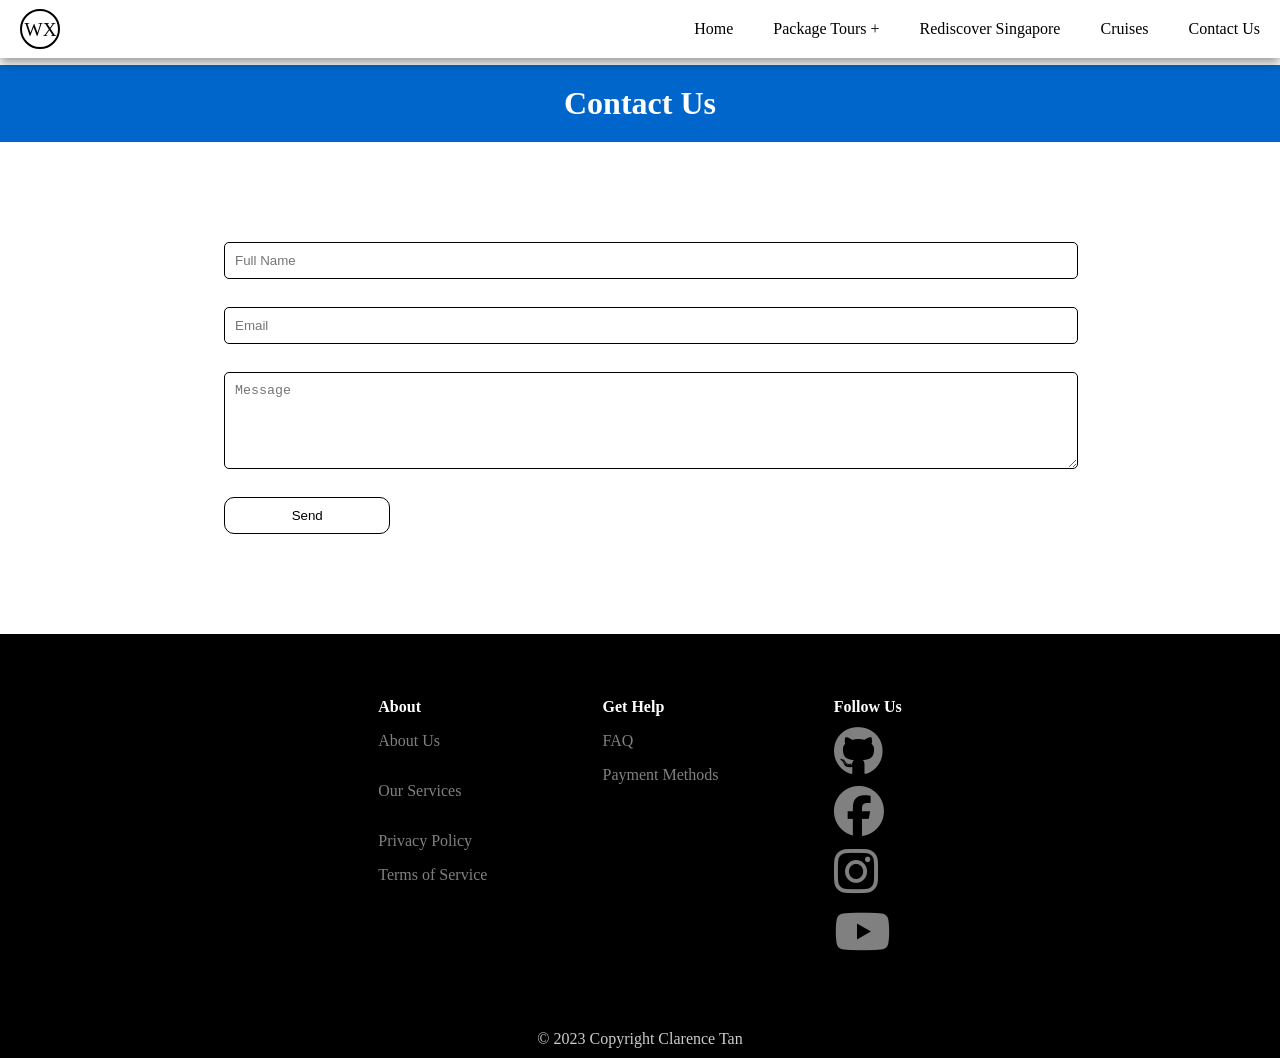
<file: contactUs.html>
<!DOCTYPE html>
<html>
    <head>
        <title>World Xplore - Iceland</title>
        <meta charset="UTF-8">
        <meta name="viewport" content="width=device-width, initial-scale=1.0">
        <link rel="stylesheet" href="https://cdnjs.cloudflare.com/ajax/libs/font-awesome/6.4.2/css/all.min.css" integrity="sha512-z3gLpd7yknf1YoNbCzqRKc4qyor8gaKU1qmn+CShxbuBusANI9QpRohGBreCFkKxLhei6S9CQXFEbbKuqLg0DA==" crossorigin="anonymous" referrerpolicy="no-referrer" />
        <!-- <link rel="stylesheet" href="stylesheet.css"> -->
        <style>
            * {
                margin: 0;
                padding: 0;
            }

            body {
                margin: 0;
                padding: 0;
                font-family: poppins;
            }

            body::-webkit-scrollbar{
                display: none;
            }

            header {
                margin: 0;
                padding: 0;
                width: 100%;
                position: fixed;
                top: 0;
                background-color: white;
                box-shadow: 0 5px 10px rgba(0, 0, 0, 0.4);
                display: flex;
                align-items: center;
                justify-content: space-between;
                z-index: 998;
            }

            header .logo {
                padding: 0 0 0 20px;
                height: 40px;
                width: 40px;
                transform-origin: 50% 50%;
            }

            header .logo:hover {
                animation: scale 1s linear infinite;
            }

            header .logo:hover .st2 {
                stroke-dasharray: 10;
            }

            @keyframes scale {
                0%, 100% {
                    transform: scale(1);
                }
                50% {
                    transform: scale(1.1);
                }
            }    

            header .navbar {
                display: flex;
                justify-content: center;
                align-items: center;
            }

            header .navbar ul {
                list-style: none;
            }

            header .navbar ul li {
                position: relative;
                float: left;
            }

            header .navbar ul li a {
                padding: 20px;
                color: black;
                display: block;
                text-decoration: none;
            }

            header .navbar ul li a:hover {
                color: white;
                background-color: black;
            }

            header .navbar ul li ul {
                position: absolute;
                left: 0;
                background-color: white;
                display: none;
            }

            header .navbar ul li ul li {
                width: 100%;
                border-top: 1px solid rgba(0, 0, 0, 0.4);
            }

            header .navbar ul li:hover > ul {
                display: initial;
            }

            #menu-bar {
                display: none;
            }

            header label {
                cursor: pointer;
                display: none;
            }

            @media(max-width: 1200px){
                header label {
                    display: initial;
                    padding: 20px;
                }

                header .navbar {
                    position: absolute;
                    top: 100%;
                    background-color: white;
                    border-top: 1px solid rgba(0, 0, 0, 0.4);
                    display: none;
                }

                header .navbar ul li {
                    width: 100vw;
                }

                header .navbar ul li ul {
                    position: relative;
                    width: 100vw;
                }
            }

            #menu-bar:checked ~ .navbar {
                display: initial;
            }

            .header2 {
                margin: 65px 0 0 0;
                background-color: #0066cc;
                color: white;
                text-align: center;
                padding: 20px;
            }

            h1 {
                font-size: 32px;
            }

            .container {
                margin: 100px 0;
                width: 100vw;
                display: flex;
            }

            .container form {
                margin: 0 17.5%;
                width: 100%;
                display: flex;
                flex-direction: column;
            }

            form input[type="text"], form textarea {
                border: 1px solid black;
                padding: 10px;
                background-color: transparent;
                color: black;
                border-radius: 5px;
                margin-bottom: 10px;
                width: 100%;
                transition: border-color 0.3s ease;
            }

            .container form button {
                width: 20%;
                padding: 10px;
                border-radius: 10px;
                border: 1px solid black;
                background-color: white;
                color: black;
                transition: 0.15s ease-out;
            }

            .container form button:hover {
                transform: translateX(-1.5px) translateY(-1.5px);
                box-shadow: 3px 3px 0 black;
                transition: 0.15s ease-out;
            }

            button {
                padding: 10px;
                border-radius: 10px;
                border: 1px solid black;
                background-color: white;
                color: black;
                transition: 0.15s ease-out;
            }

            footer {
                margin: 20px 0 0 0;
                color: white;
                background-color: black;
            }

            footer .row {
                padding: 5%;
                display: flex;
                justify-content: center;
            }

            footer .column {
                margin: 0 5%;
            }

            footer ul {
                list-style: none;
            }

            footer li:not(:last-child) {
                height: 50px;
                display: flex;
                align-items: center;
            }

            footer a {
                color: grey;
                text-decoration: none;
            }

            footer a:hover {
                color: white;
                text-decoration: underline;
            }

            footer i {
                font-size: 50px;
                flex-direction: row;
            }

            footer .lastColumn li {
                margin: 10px 0 0 0;
            }

            @media(max-width: 768px) {
                footer .row {
                    flex-direction: column;
                }
            }

            .copyright {
                padding: 10px;
                text-align: center;
                color: rgba(255, 255, 255, 0.8);
                background-color: black;
            }
        </style>
    </head>
    <body>
        <header>
            <a href="index.html" class="logo">
                <svg xmlns="http://www.w3.org/2000/svg" xmlns:xlink="http://www.w3.org/1999/xlink" version="1.1" x="0px" y="0px" viewBox="0 0 100 100" style="enable-background:new 0 0 100 100;" xml:space="preserve">
                    <style type="text/css">
                        .st0{font-family:'Poppins';}
                        .st1{font-size:48px;}
                        .st2{fill:none;stroke:#000000;stroke-width:5;stroke-miterlimit:10;}
                    </style>
                    <g id="Layer_1">
                        <text transform="matrix(1 0 0 1 11.34 68.5547)" class="st0 st1">WX</text>
                    </g>
                    <g id="Layer_2">
                        <circle class="st2" cx="50" cy="50" r="47.5"/>
                    </g>
                </svg>
            </a>

            <input type="checkbox" id="menu-bar">
            <label for="menu-bar"><svg xmlns="http://www.w3.org/2000/svg" height="24" viewBox="0 -960 960 960" width="24"><path d="M120-240v-80h720v80H120Zm0-200v-80h720v80H120Zm0-200v-80h720v80H120Z"/></svg></label>

            <nav class="navbar">
                <ul>
                    <li><a href="index.html">Home</a></li>
                    <li><a href="#">Package Tours +</a>
                        <ul>
                            <li><a href="italy.html">Italy</a></li>
                            <li><a href="iceland.html">Iceland</a></li>
                            <li><a href="japan.html">Japan</a></li>
                        </ul>
                    </li>
                    <li><a href="#">Rediscover Singapore</a></li>
                    <li><a href="#">Cruises</a></li>
                    <li><a href="contactUs.html">Contact Us</a></li>
                </ul>
            </nav>
        </header>

        <div class="header2">
            <h1>Contact Us</h1>
        </div>

        <div class="container">
            <form>
                <input type="text" name="name" placeholder="Full Name" required/><br/>
                <input type="text" name="email" placeholder="Email" required/><br/>
                <textarea name="message" placeholder="Message" rows="5"required></textarea><br/>
                <button name="send" type="submit">Send</button>
            </form>
        </div>

        <footer>
            <div class="row">
                <div class="column">
                    <h4>About</h4>
                    <ul>
                        <li><a href="#">About Us</a></li>
                        <li><a href="#">Our Services</a></li>
                        <li><a href="#">Privacy Policy</a></li>
                        <li><a href="#">Terms of Service</a></li>
                    </ul>
                </div>
                <div class="column">
                    <h4>Get Help</h4>
                    <ul>
                        <li><a href="#">FAQ</a></li>
                        <li><a href="#">Payment Methods</a></li>
                    </ul>
                </div>
                <div class="column lastColumn">
                    <h4>Follow Us</h4>
                    <ul>
                        <li><a href="#"><i class="fa-brands fa-github"></i></a></li>
                        <li><a href="#"><i class="fa-brands fa-facebook"></i></a></li>
                        <li><a href="#"><i class="fa-brands fa-instagram"></i></a></li>
                        <li><a href="#"><i class="fa-brands fa-youtube"></i></a></li>
                    </ul>
                </div>
            </div>
        </footer>

        <div class="copyright">
            © 2023 Copyright Clarence Tan
        </div>

        <script>
            function movePage(url) {
                window.location.href = url;
            }
        </script>
    </body>
</html>
</file>
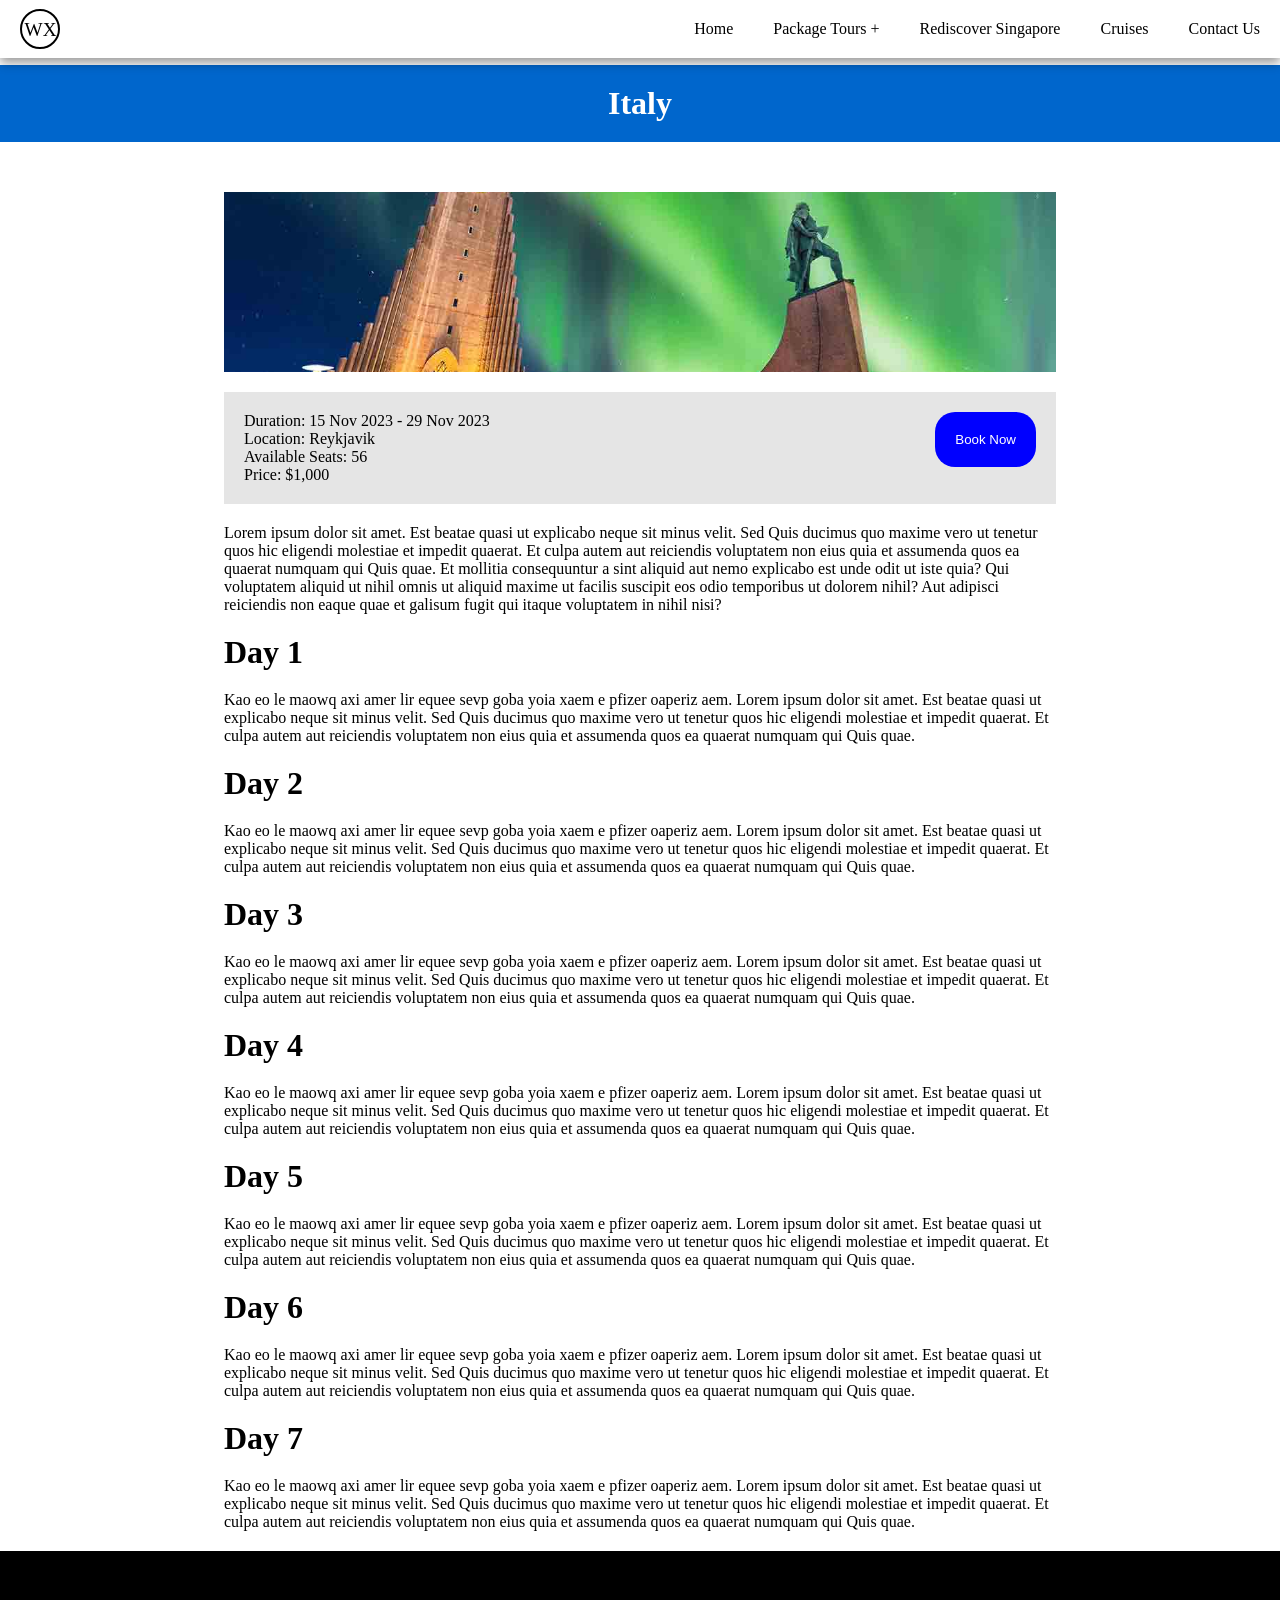
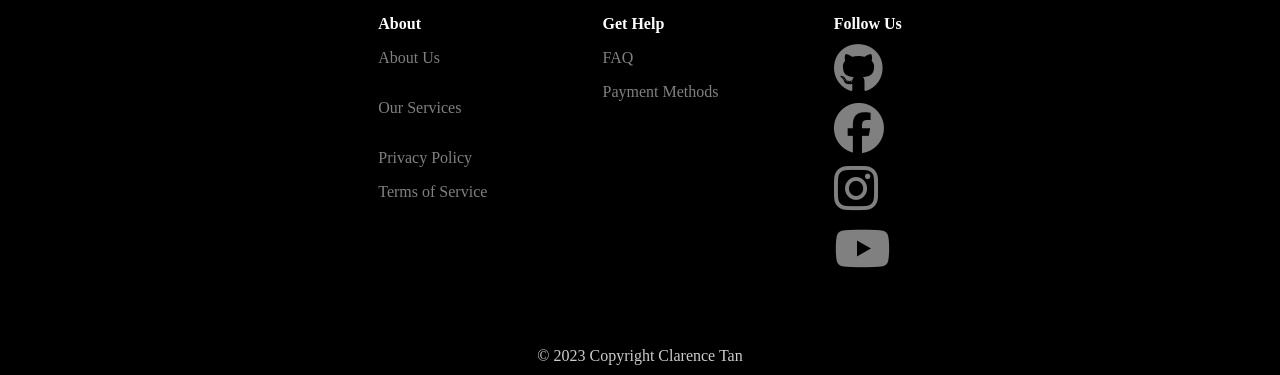
<file: iceland.html>
<!DOCTYPE html>
<html>
    <head>
        <title>World Xplore - Iceland</title>
        <meta charset="UTF-8">
        <meta name="viewport" content="width=device-width, initial-scale=1.0">
        <link rel="stylesheet" href="https://cdnjs.cloudflare.com/ajax/libs/font-awesome/6.4.2/css/all.min.css" integrity="sha512-z3gLpd7yknf1YoNbCzqRKc4qyor8gaKU1qmn+CShxbuBusANI9QpRohGBreCFkKxLhei6S9CQXFEbbKuqLg0DA==" crossorigin="anonymous" referrerpolicy="no-referrer" />
        <link rel="stylesheet" href="stylesheet.css">
    </head>
    <body>
        <header>
            <a href="index.html" class="logo">
                <svg xmlns="http://www.w3.org/2000/svg" xmlns:xlink="http://www.w3.org/1999/xlink" version="1.1" x="0px" y="0px" viewBox="0 0 100 100" style="enable-background:new 0 0 100 100;" xml:space="preserve">
                    <style type="text/css">
                        .st0{font-family:'Poppins';}
                        .st1{font-size:48px;}
                        .st2{fill:none;stroke:#000000;stroke-width:5;stroke-miterlimit:10;}
                    </style>
                    <g id="Layer_1">
                        <text transform="matrix(1 0 0 1 11.34 68.5547)" class="st0 st1">WX</text>
                    </g>
                    <g id="Layer_2">
                        <circle class="st2" cx="50" cy="50" r="47.5"/>
                    </g>
                </svg>
            </a>

            <input type="checkbox" id="menu-bar">
            <label for="menu-bar"><svg xmlns="http://www.w3.org/2000/svg" height="24" viewBox="0 -960 960 960" width="24"><path d="M120-240v-80h720v80H120Zm0-200v-80h720v80H120Zm0-200v-80h720v80H120Z"/></svg></label>

            <nav class="navbar">
                <ul>
                    <li><a href="index.html">Home</a></li>
                    <li><a href="#">Package Tours +</a>
                        <ul>
                            <li><a href="italy.html">Italy</a></li>
                            <li><a href="iceland.html">Iceland</a></li>
                            <li><a href="japan.html">Japan</a></li>
                        </ul>
                    </li>
                    <li><a href="#">Rediscover Singapore</a></li>
                    <li><a href="#">Cruises</a></li>
                    <li><a href="contactUs.html">Contact Us</a></li>
                </ul>
            </nav>
        </header>

        <div class="header2">
            <h1>Italy</h1>
        </div>
        
        <div class="container">
            <img src="images/iceland2.jpg" class="cropped-image"/>
            <div class="detailsContainer">
                <div class="details">
                    Duration: 15 Nov 2023 - 29 Nov 2023<br/>
                    Location: Reykjavik<br/>
                    Available Seats: 56<br/>
                    Price: $1,000
                </div>
                <div class="book">
                    <button>Book Now</button>
                </div>
            </div>
            <div class="description">
                Lorem ipsum dolor sit amet. Est beatae quasi ut explicabo neque sit minus velit. Sed Quis ducimus quo maxime vero ut tenetur quos hic eligendi molestiae et impedit quaerat. Et culpa autem aut reiciendis voluptatem non eius quia et assumenda quos ea quaerat numquam qui Quis quae.
                Et mollitia consequuntur a sint aliquid aut nemo explicabo est unde odit ut iste quia? Qui voluptatem aliquid ut nihil omnis ut aliquid maxime ut facilis suscipit eos odio temporibus ut dolorem nihil? Aut adipisci reiciendis non eaque quae et galisum fugit qui itaque voluptatem in nihil nisi?
            </div>
        </div>

        <div class="container2">
            <div class="header">Day 1</div>
            <div class="💀">Kao eo le maowq axi amer lir equee sevp goba yoia xaem e pfizer oaperiz aem. Lorem ipsum dolor sit amet. Est beatae quasi ut explicabo neque sit minus velit. Sed Quis ducimus quo maxime vero ut tenetur quos hic eligendi molestiae et impedit quaerat. Et culpa autem aut reiciendis voluptatem non eius quia et assumenda quos ea quaerat numquam qui Quis quae.</div>
            <div class="header">Day 2</div>
            <div class="💀">Kao eo le maowq axi amer lir equee sevp goba yoia xaem e pfizer oaperiz aem. Lorem ipsum dolor sit amet. Est beatae quasi ut explicabo neque sit minus velit. Sed Quis ducimus quo maxime vero ut tenetur quos hic eligendi molestiae et impedit quaerat. Et culpa autem aut reiciendis voluptatem non eius quia et assumenda quos ea quaerat numquam qui Quis quae.</div>
            <div class="header">Day 3</div>
            <div class="💀">Kao eo le maowq axi amer lir equee sevp goba yoia xaem e pfizer oaperiz aem. Lorem ipsum dolor sit amet. Est beatae quasi ut explicabo neque sit minus velit. Sed Quis ducimus quo maxime vero ut tenetur quos hic eligendi molestiae et impedit quaerat. Et culpa autem aut reiciendis voluptatem non eius quia et assumenda quos ea quaerat numquam qui Quis quae.</div>
            <div class="header">Day 4</div>
            <div class="💀">Kao eo le maowq axi amer lir equee sevp goba yoia xaem e pfizer oaperiz aem. Lorem ipsum dolor sit amet. Est beatae quasi ut explicabo neque sit minus velit. Sed Quis ducimus quo maxime vero ut tenetur quos hic eligendi molestiae et impedit quaerat. Et culpa autem aut reiciendis voluptatem non eius quia et assumenda quos ea quaerat numquam qui Quis quae.</div>
            <div class="header">Day 5</div>
            <div class="💀">Kao eo le maowq axi amer lir equee sevp goba yoia xaem e pfizer oaperiz aem. Lorem ipsum dolor sit amet. Est beatae quasi ut explicabo neque sit minus velit. Sed Quis ducimus quo maxime vero ut tenetur quos hic eligendi molestiae et impedit quaerat. Et culpa autem aut reiciendis voluptatem non eius quia et assumenda quos ea quaerat numquam qui Quis quae.</div>
            <div class="header">Day 6</div>
            <div class="💀">Kao eo le maowq axi amer lir equee sevp goba yoia xaem e pfizer oaperiz aem. Lorem ipsum dolor sit amet. Est beatae quasi ut explicabo neque sit minus velit. Sed Quis ducimus quo maxime vero ut tenetur quos hic eligendi molestiae et impedit quaerat. Et culpa autem aut reiciendis voluptatem non eius quia et assumenda quos ea quaerat numquam qui Quis quae.</div>
            <div class="header">Day 7</div>
            <div class="💀">Kao eo le maowq axi amer lir equee sevp goba yoia xaem e pfizer oaperiz aem. Lorem ipsum dolor sit amet. Est beatae quasi ut explicabo neque sit minus velit. Sed Quis ducimus quo maxime vero ut tenetur quos hic eligendi molestiae et impedit quaerat. Et culpa autem aut reiciendis voluptatem non eius quia et assumenda quos ea quaerat numquam qui Quis quae.</div>
        </div>

        <footer>
            <div class="row">
                <div class="column">
                    <h4>About</h4>
                    <ul>
                        <li><a href="#">About Us</a></li>
                        <li><a href="#">Our Services</a></li>
                        <li><a href="#">Privacy Policy</a></li>
                        <li><a href="#">Terms of Service</a></li>
                    </ul>
                </div>
                <div class="column">
                    <h4>Get Help</h4>
                    <ul>
                        <li><a href="#">FAQ</a></li>
                        <li><a href="#">Payment Methods</a></li>
                    </ul>
                </div>
                <div class="column lastColumn">
                    <h4>Follow Us</h4>
                    <ul>
                        <li><a href="#"><i class="fa-brands fa-github"></i></a></li>
                        <li><a href="#"><i class="fa-brands fa-facebook"></i></a></li>
                        <li><a href="#"><i class="fa-brands fa-instagram"></i></a></li>
                        <li><a href="#"><i class="fa-brands fa-youtube"></i></a></li>
                    </ul>
                </div>
            </div>
        </footer>

        <div class="copyright">
            © 2023 Copyright Clarence Tan
        </div>

        <script>
            function movePage(url) {
                window.location.href = url;
            }
        </script>
    </body>
</html>
</file>
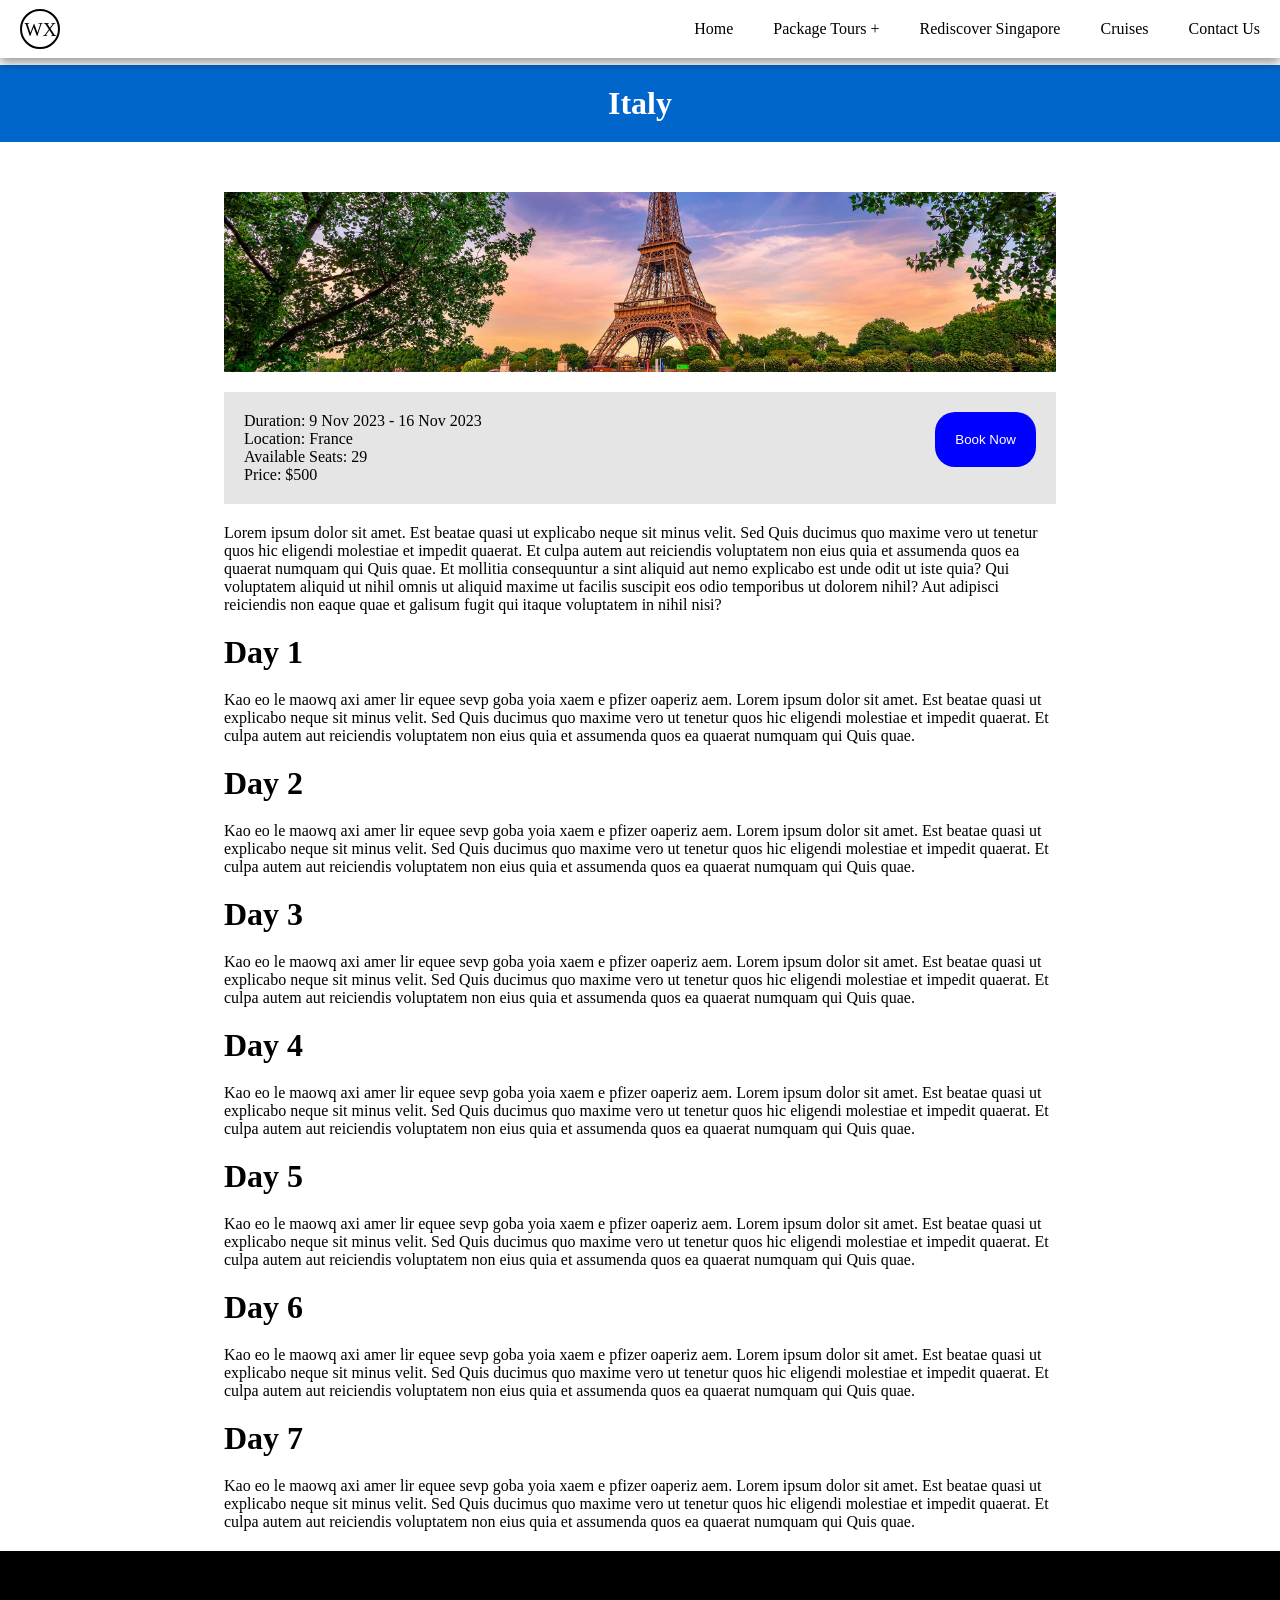
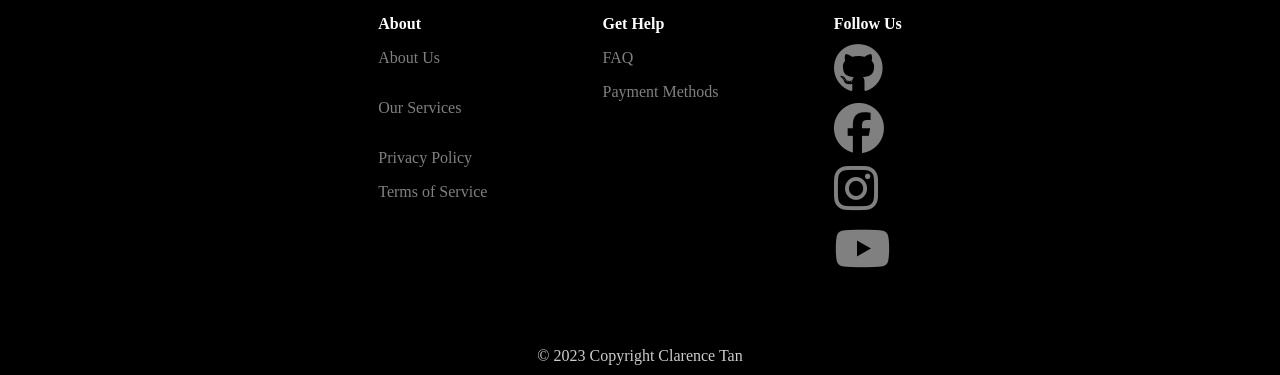
<file: italy.html>
<!DOCTYPE html>
<html>
    <head>
        <title>World Xplore - Italy</title>
        <meta charset="UTF-8">
        <meta name="viewport" content="width=device-width, initial-scale=1.0">
        <link rel="stylesheet" href="https://cdnjs.cloudflare.com/ajax/libs/font-awesome/6.4.2/css/all.min.css" integrity="sha512-z3gLpd7yknf1YoNbCzqRKc4qyor8gaKU1qmn+CShxbuBusANI9QpRohGBreCFkKxLhei6S9CQXFEbbKuqLg0DA==" crossorigin="anonymous" referrerpolicy="no-referrer" />
        <link rel="stylesheet" href="stylesheet.css">
    </head>
    <body>
        <header>
            <a href="index.html" class="logo">
                <svg xmlns="http://www.w3.org/2000/svg" xmlns:xlink="http://www.w3.org/1999/xlink" version="1.1" x="0px" y="0px" viewBox="0 0 100 100" style="enable-background:new 0 0 100 100;" xml:space="preserve">
                    <style type="text/css">
                        .st0{font-family:'Poppins';}
                        .st1{font-size:48px;}
                        .st2{fill:none;stroke:#000000;stroke-width:5;stroke-miterlimit:10;}
                    </style>
                    <g id="Layer_1">
                        <text transform="matrix(1 0 0 1 11.34 68.5547)" class="st0 st1">WX</text>
                    </g>
                    <g id="Layer_2">
                        <circle class="st2" cx="50" cy="50" r="47.5"/>
                    </g>
                </svg>
            </a>

            <input type="checkbox" id="menu-bar">
            <label for="menu-bar"><svg xmlns="http://www.w3.org/2000/svg" height="24" viewBox="0 -960 960 960" width="24"><path d="M120-240v-80h720v80H120Zm0-200v-80h720v80H120Zm0-200v-80h720v80H120Z"/></svg></label>

            <nav class="navbar">
                <ul>
                    <li><a href="index.html">Home</a></li>
                    <li><a href="#">Package Tours +</a>
                        <ul>
                            <li><a href="italy.html">Italy</a></li>
                            <li><a href="iceland.html">Iceland</a></li>
                            <li><a href="japan.html">Japan</a></li>
                        </ul>
                    </li>
                    <li><a href="#">Rediscover Singapore</a></li>
                    <li><a href="#">Cruises</a></li>
                    <li><a href="contactUs.html">Contact Us</a></li>
                </ul>
            </nav>
        </header>

        <div class="header2">
            <h1>Italy</h1>
        </div>
        
        <div class="container">
            <img src="images/italy2.jpg" class="cropped-image"/>
            <div class="detailsContainer">
                <div class="details">
                    Duration: 9 Nov 2023 - 16 Nov 2023<br/>
                    Location: France<br/>
                    Available Seats: 29<br/>
                    Price: $500
                </div>
                <div class="book">
                    <button>Book Now</button>
                </div>
            </div>
            <div class="description">
                Lorem ipsum dolor sit amet. Est beatae quasi ut explicabo neque sit minus velit. Sed Quis ducimus quo maxime vero ut tenetur quos hic eligendi molestiae et impedit quaerat. Et culpa autem aut reiciendis voluptatem non eius quia et assumenda quos ea quaerat numquam qui Quis quae.
                Et mollitia consequuntur a sint aliquid aut nemo explicabo est unde odit ut iste quia? Qui voluptatem aliquid ut nihil omnis ut aliquid maxime ut facilis suscipit eos odio temporibus ut dolorem nihil? Aut adipisci reiciendis non eaque quae et galisum fugit qui itaque voluptatem in nihil nisi?
            </div>
        </div>

        <div class="container2">
            <div class="header">Day 1</div>
            <div class="💀">Kao eo le maowq axi amer lir equee sevp goba yoia xaem e pfizer oaperiz aem. Lorem ipsum dolor sit amet. Est beatae quasi ut explicabo neque sit minus velit. Sed Quis ducimus quo maxime vero ut tenetur quos hic eligendi molestiae et impedit quaerat. Et culpa autem aut reiciendis voluptatem non eius quia et assumenda quos ea quaerat numquam qui Quis quae.</div>
            <div class="header">Day 2</div>
            <div class="💀">Kao eo le maowq axi amer lir equee sevp goba yoia xaem e pfizer oaperiz aem. Lorem ipsum dolor sit amet. Est beatae quasi ut explicabo neque sit minus velit. Sed Quis ducimus quo maxime vero ut tenetur quos hic eligendi molestiae et impedit quaerat. Et culpa autem aut reiciendis voluptatem non eius quia et assumenda quos ea quaerat numquam qui Quis quae.</div>
            <div class="header">Day 3</div>
            <div class="💀">Kao eo le maowq axi amer lir equee sevp goba yoia xaem e pfizer oaperiz aem. Lorem ipsum dolor sit amet. Est beatae quasi ut explicabo neque sit minus velit. Sed Quis ducimus quo maxime vero ut tenetur quos hic eligendi molestiae et impedit quaerat. Et culpa autem aut reiciendis voluptatem non eius quia et assumenda quos ea quaerat numquam qui Quis quae.</div>
            <div class="header">Day 4</div>
            <div class="💀">Kao eo le maowq axi amer lir equee sevp goba yoia xaem e pfizer oaperiz aem. Lorem ipsum dolor sit amet. Est beatae quasi ut explicabo neque sit minus velit. Sed Quis ducimus quo maxime vero ut tenetur quos hic eligendi molestiae et impedit quaerat. Et culpa autem aut reiciendis voluptatem non eius quia et assumenda quos ea quaerat numquam qui Quis quae.</div>
            <div class="header">Day 5</div>
            <div class="💀">Kao eo le maowq axi amer lir equee sevp goba yoia xaem e pfizer oaperiz aem. Lorem ipsum dolor sit amet. Est beatae quasi ut explicabo neque sit minus velit. Sed Quis ducimus quo maxime vero ut tenetur quos hic eligendi molestiae et impedit quaerat. Et culpa autem aut reiciendis voluptatem non eius quia et assumenda quos ea quaerat numquam qui Quis quae.</div>
            <div class="header">Day 6</div>
            <div class="💀">Kao eo le maowq axi amer lir equee sevp goba yoia xaem e pfizer oaperiz aem. Lorem ipsum dolor sit amet. Est beatae quasi ut explicabo neque sit minus velit. Sed Quis ducimus quo maxime vero ut tenetur quos hic eligendi molestiae et impedit quaerat. Et culpa autem aut reiciendis voluptatem non eius quia et assumenda quos ea quaerat numquam qui Quis quae.</div>
            <div class="header">Day 7</div>
            <div class="💀">Kao eo le maowq axi amer lir equee sevp goba yoia xaem e pfizer oaperiz aem. Lorem ipsum dolor sit amet. Est beatae quasi ut explicabo neque sit minus velit. Sed Quis ducimus quo maxime vero ut tenetur quos hic eligendi molestiae et impedit quaerat. Et culpa autem aut reiciendis voluptatem non eius quia et assumenda quos ea quaerat numquam qui Quis quae.</div>
        </div>

        <footer>
            <div class="row">
                <div class="column">
                    <h4>About</h4>
                    <ul>
                        <li><a href="#">About Us</a></li>
                        <li><a href="#">Our Services</a></li>
                        <li><a href="#">Privacy Policy</a></li>
                        <li><a href="#">Terms of Service</a></li>
                    </ul>
                </div>
                <div class="column">
                    <h4>Get Help</h4>
                    <ul>
                        <li><a href="#">FAQ</a></li>
                        <li><a href="#">Payment Methods</a></li>
                    </ul>
                </div>
                <div class="column lastColumn">
                    <h4>Follow Us</h4>
                    <ul>
                        <li><a href="#"><i class="fa-brands fa-github"></i></a></li>
                        <li><a href="#"><i class="fa-brands fa-facebook"></i></a></li>
                        <li><a href="#"><i class="fa-brands fa-instagram"></i></a></li>
                        <li><a href="#"><i class="fa-brands fa-youtube"></i></a></li>
                    </ul>
                </div>
            </div>
        </footer>

        <div class="copyright">
            © 2023 Copyright Clarence Tan
        </div>

        <script>
            function movePage(url) {
                window.location.href = url;
            }
        </script>
    </body>
</html>
</file>
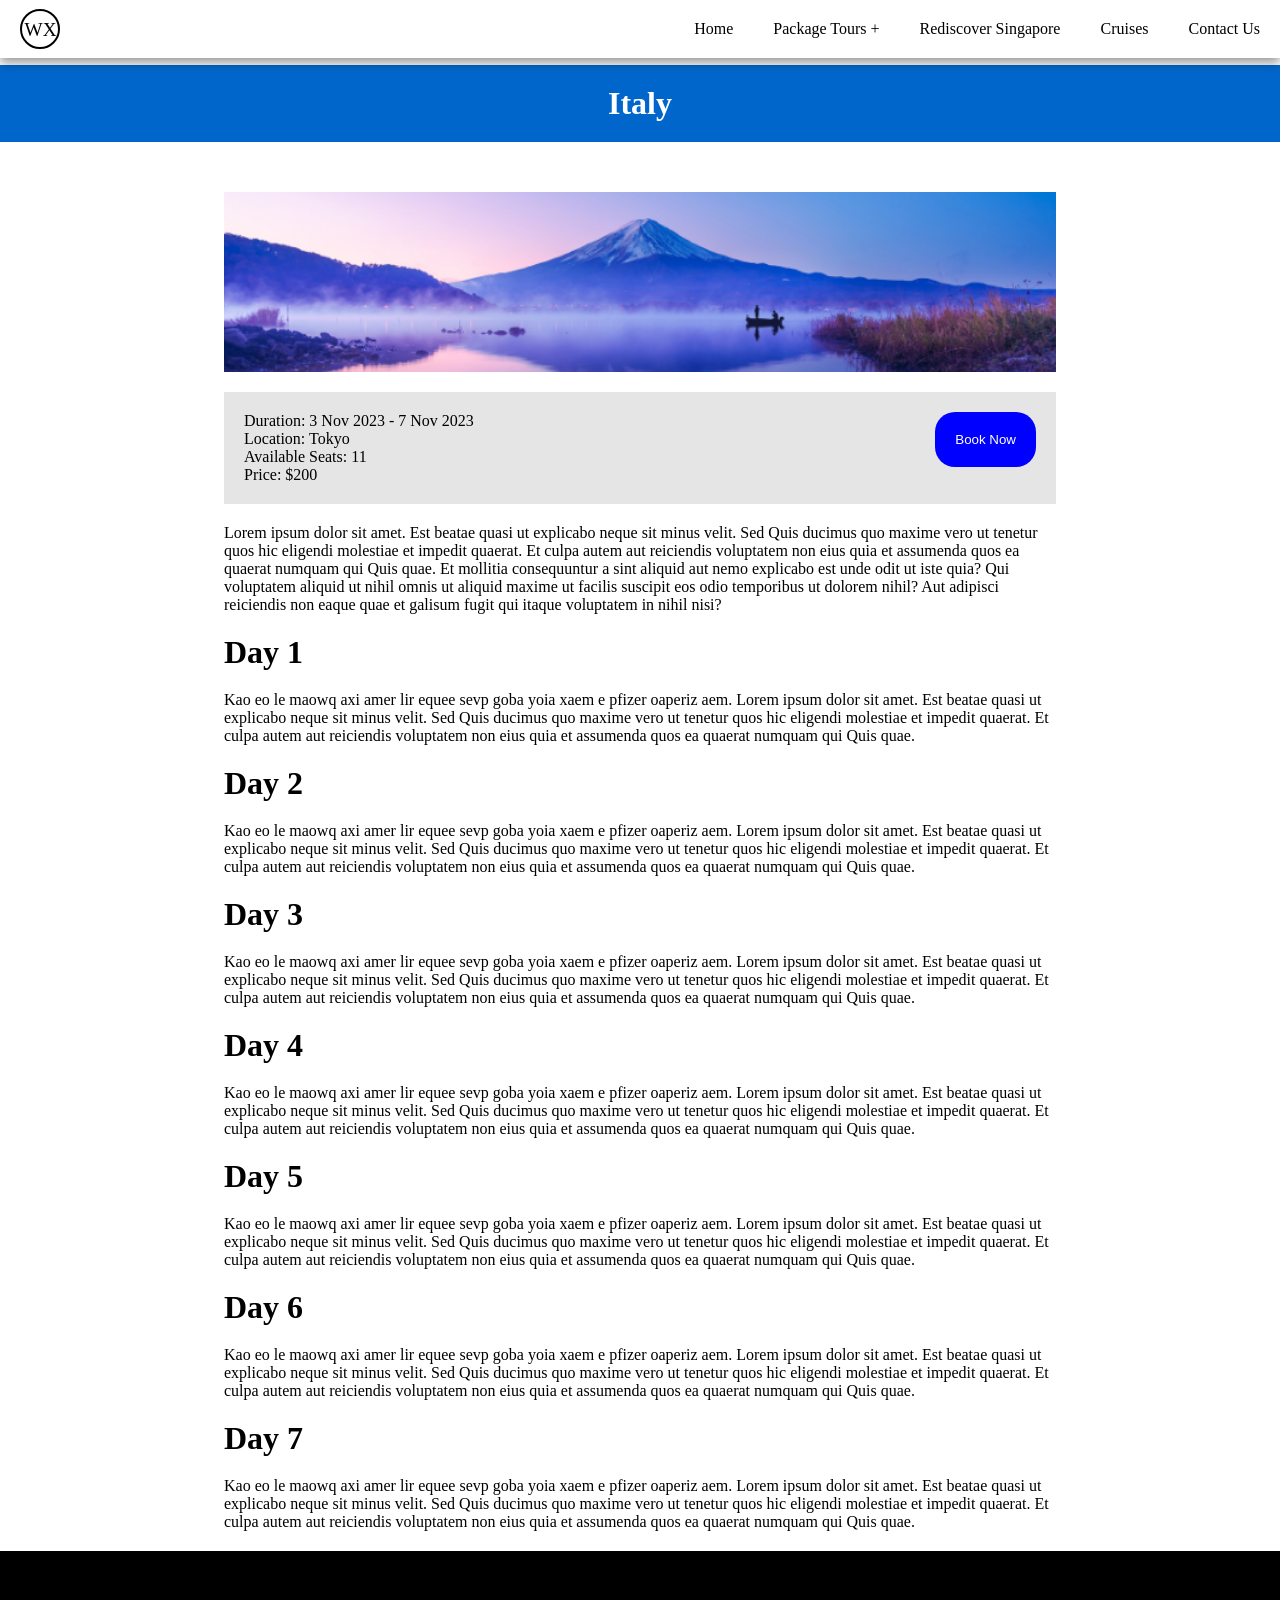
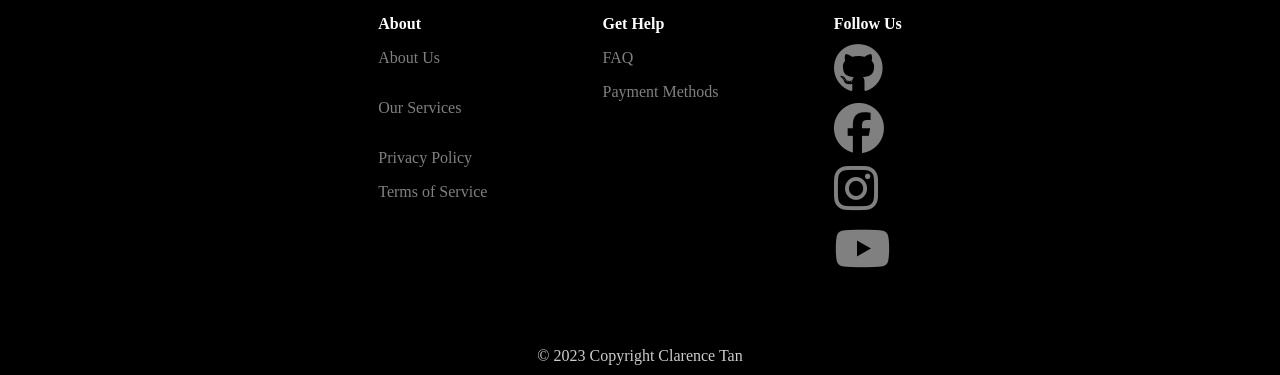
<file: japan.html>
<!DOCTYPE html>
<html>
    <head>
        <title>World Xplore - Japan</title>
        <meta charset="UTF-8">
        <meta name="viewport" content="width=device-width, initial-scale=1.0">
        <link rel="stylesheet" href="https://cdnjs.cloudflare.com/ajax/libs/font-awesome/6.4.2/css/all.min.css" integrity="sha512-z3gLpd7yknf1YoNbCzqRKc4qyor8gaKU1qmn+CShxbuBusANI9QpRohGBreCFkKxLhei6S9CQXFEbbKuqLg0DA==" crossorigin="anonymous" referrerpolicy="no-referrer" />
        <link rel="stylesheet" href="stylesheet.css">
    </head>
    <body>
        <header>
            <a href="index.html" class="logo">
                <svg xmlns="http://www.w3.org/2000/svg" xmlns:xlink="http://www.w3.org/1999/xlink" version="1.1" x="0px" y="0px" viewBox="0 0 100 100" style="enable-background:new 0 0 100 100;" xml:space="preserve">
                    <style type="text/css">
                        .st0{font-family:'Poppins';}
                        .st1{font-size:48px;}
                        .st2{fill:none;stroke:#000000;stroke-width:5;stroke-miterlimit:10;}
                    </style>
                    <g id="Layer_1">
                        <text transform="matrix(1 0 0 1 11.34 68.5547)" class="st0 st1">WX</text>
                    </g>
                    <g id="Layer_2">
                        <circle class="st2" cx="50" cy="50" r="47.5"/>
                    </g>
                </svg>
            </a>

            <input type="checkbox" id="menu-bar">
            <label for="menu-bar"><svg xmlns="http://www.w3.org/2000/svg" height="24" viewBox="0 -960 960 960" width="24"><path d="M120-240v-80h720v80H120Zm0-200v-80h720v80H120Zm0-200v-80h720v80H120Z"/></svg></label>

            <nav class="navbar">
                <ul>
                    <li><a href="index.html">Home</a></li>
                    <li><a href="#">Package Tours +</a>
                        <ul>
                            <li><a href="italy.html">Italy</a></li>
                            <li><a href="iceland.html">Iceland</a></li>
                            <li><a href="japan.html">Japan</a></li>
                        </ul>
                    </li>
                    <li><a href="#">Rediscover Singapore</a></li>
                    <li><a href="#">Cruises</a></li>
                    <li><a href="contactUs.html">Contact Us</a></li>
                </ul>
            </nav>
        </header>

        <div class="header2">
            <h1>Italy</h1>
        </div>
        
        <div class="container">
            <img src="images/japan2.png" class="cropped-image"/>
            <div class="detailsContainer">
                <div class="details">
                    Duration: 3 Nov 2023 - 7 Nov 2023<br/>
                    Location: Tokyo<br/>
                    Available Seats: 11<br/>
                    Price: $200
                </div>
                <div class="book">
                    <button>Book Now</button>
                </div>
            </div>
            <div class="description">
                Lorem ipsum dolor sit amet. Est beatae quasi ut explicabo neque sit minus velit. Sed Quis ducimus quo maxime vero ut tenetur quos hic eligendi molestiae et impedit quaerat. Et culpa autem aut reiciendis voluptatem non eius quia et assumenda quos ea quaerat numquam qui Quis quae.
                Et mollitia consequuntur a sint aliquid aut nemo explicabo est unde odit ut iste quia? Qui voluptatem aliquid ut nihil omnis ut aliquid maxime ut facilis suscipit eos odio temporibus ut dolorem nihil? Aut adipisci reiciendis non eaque quae et galisum fugit qui itaque voluptatem in nihil nisi?
            </div>
        </div>

        <div class="container2">
            <div class="header">Day 1</div>
            <div class="💀">Kao eo le maowq axi amer lir equee sevp goba yoia xaem e pfizer oaperiz aem. Lorem ipsum dolor sit amet. Est beatae quasi ut explicabo neque sit minus velit. Sed Quis ducimus quo maxime vero ut tenetur quos hic eligendi molestiae et impedit quaerat. Et culpa autem aut reiciendis voluptatem non eius quia et assumenda quos ea quaerat numquam qui Quis quae.</div>
            <div class="header">Day 2</div>
            <div class="💀">Kao eo le maowq axi amer lir equee sevp goba yoia xaem e pfizer oaperiz aem. Lorem ipsum dolor sit amet. Est beatae quasi ut explicabo neque sit minus velit. Sed Quis ducimus quo maxime vero ut tenetur quos hic eligendi molestiae et impedit quaerat. Et culpa autem aut reiciendis voluptatem non eius quia et assumenda quos ea quaerat numquam qui Quis quae.</div>
            <div class="header">Day 3</div>
            <div class="💀">Kao eo le maowq axi amer lir equee sevp goba yoia xaem e pfizer oaperiz aem. Lorem ipsum dolor sit amet. Est beatae quasi ut explicabo neque sit minus velit. Sed Quis ducimus quo maxime vero ut tenetur quos hic eligendi molestiae et impedit quaerat. Et culpa autem aut reiciendis voluptatem non eius quia et assumenda quos ea quaerat numquam qui Quis quae.</div>
            <div class="header">Day 4</div>
            <div class="💀">Kao eo le maowq axi amer lir equee sevp goba yoia xaem e pfizer oaperiz aem. Lorem ipsum dolor sit amet. Est beatae quasi ut explicabo neque sit minus velit. Sed Quis ducimus quo maxime vero ut tenetur quos hic eligendi molestiae et impedit quaerat. Et culpa autem aut reiciendis voluptatem non eius quia et assumenda quos ea quaerat numquam qui Quis quae.</div>
            <div class="header">Day 5</div>
            <div class="💀">Kao eo le maowq axi amer lir equee sevp goba yoia xaem e pfizer oaperiz aem. Lorem ipsum dolor sit amet. Est beatae quasi ut explicabo neque sit minus velit. Sed Quis ducimus quo maxime vero ut tenetur quos hic eligendi molestiae et impedit quaerat. Et culpa autem aut reiciendis voluptatem non eius quia et assumenda quos ea quaerat numquam qui Quis quae.</div>
            <div class="header">Day 6</div>
            <div class="💀">Kao eo le maowq axi amer lir equee sevp goba yoia xaem e pfizer oaperiz aem. Lorem ipsum dolor sit amet. Est beatae quasi ut explicabo neque sit minus velit. Sed Quis ducimus quo maxime vero ut tenetur quos hic eligendi molestiae et impedit quaerat. Et culpa autem aut reiciendis voluptatem non eius quia et assumenda quos ea quaerat numquam qui Quis quae.</div>
            <div class="header">Day 7</div>
            <div class="💀">Kao eo le maowq axi amer lir equee sevp goba yoia xaem e pfizer oaperiz aem. Lorem ipsum dolor sit amet. Est beatae quasi ut explicabo neque sit minus velit. Sed Quis ducimus quo maxime vero ut tenetur quos hic eligendi molestiae et impedit quaerat. Et culpa autem aut reiciendis voluptatem non eius quia et assumenda quos ea quaerat numquam qui Quis quae.</div>
        </div>

        <footer>
            <div class="row">
                <div class="column">
                    <h4>About</h4>
                    <ul>
                        <li><a href="#">About Us</a></li>
                        <li><a href="#">Our Services</a></li>
                        <li><a href="#">Privacy Policy</a></li>
                        <li><a href="#">Terms of Service</a></li>
                    </ul>
                </div>
                <div class="column">
                    <h4>Get Help</h4>
                    <ul>
                        <li><a href="#">FAQ</a></li>
                        <li><a href="#">Payment Methods</a></li>
                    </ul>
                </div>
                <div class="column lastColumn">
                    <h4>Follow Us</h4>
                    <ul>
                        <li><a href="#"><i class="fa-brands fa-github"></i></a></li>
                        <li><a href="#"><i class="fa-brands fa-facebook"></i></a></li>
                        <li><a href="#"><i class="fa-brands fa-instagram"></i></a></li>
                        <li><a href="#"><i class="fa-brands fa-youtube"></i></a></li>
                    </ul>
                </div>
            </div>
        </footer>

        <div class="copyright">
            © 2023 Copyright Clarence Tan
        </div>

        <script>
            function movePage(url) {
                window.location.href = url;
            }
        </script>
    </body>
</html>
</file>
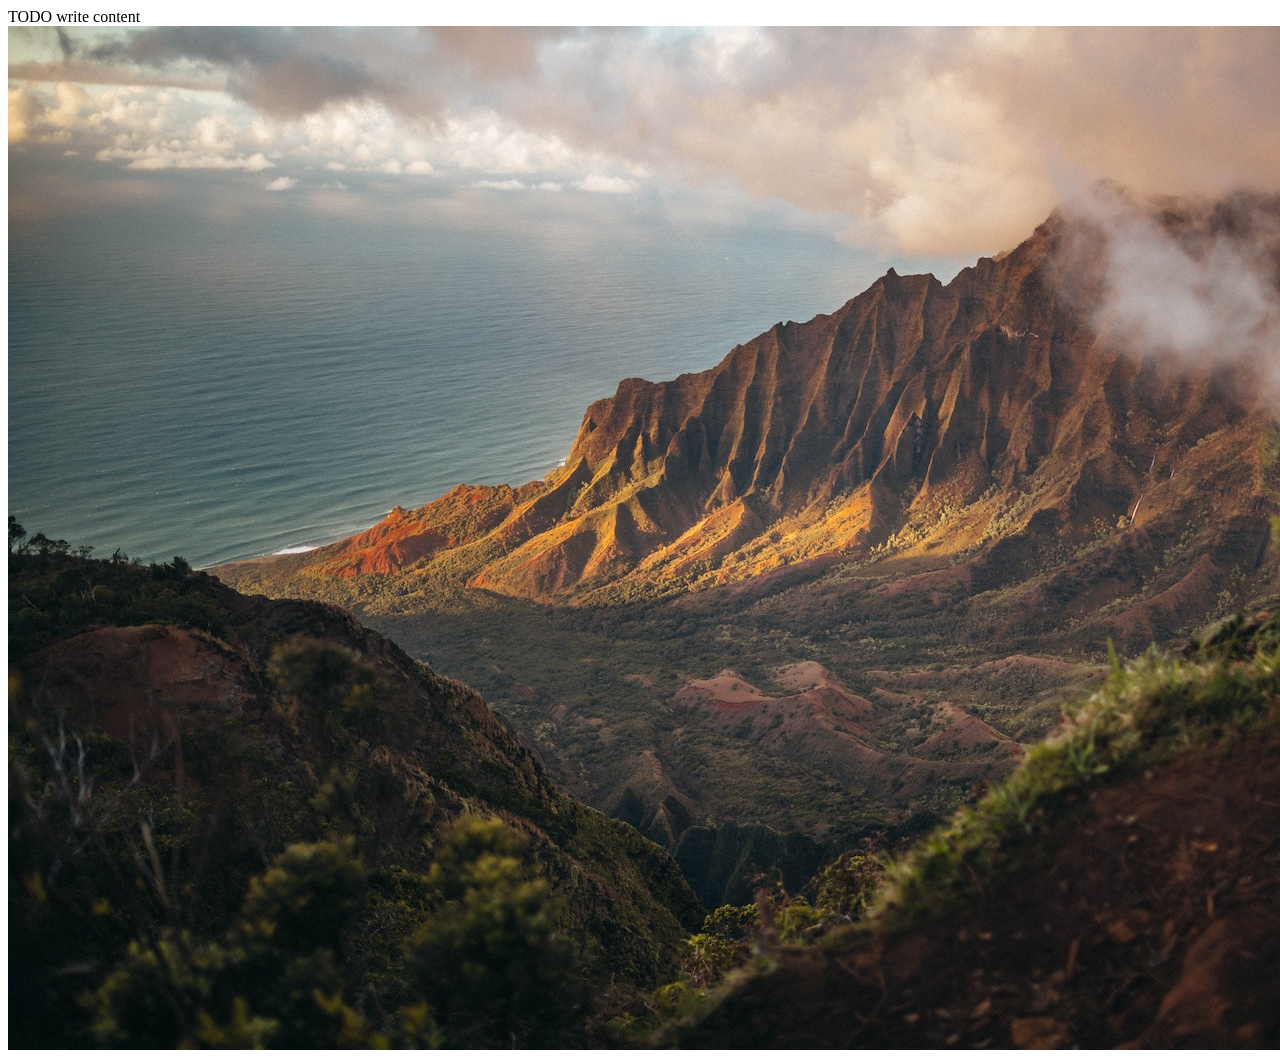
<file: C339_L12/sp2.html>
<!DOCTYPE html>
<html lang="en">
    <head>
        <title>TODO supply a title</title>
        <meta charset="UTF-8">
        <meta name="viewport" content="width=device-width, initial-scale=1.0">
        <meta name="description" content="Description here">
    </head>
    <body>
        <div>TODO write content</div>
        <!-- fix : Image elements do not have [alt] attributes -->
        <img src="img\wallpaper.jpg" alt="sp wallpaper">
    </body>
</html>
</file>
<file: stylesheet.css>
* {
    margin: 0;
    padding: 0;
}

body {
    margin: 0;
    padding: 0;
    font-family: poppins;
}

body::-webkit-scrollbar{
    display: none;
}

header {
    margin: 0;
    padding: 0;
    width: 100%;
    position: fixed;
    top: 0;
    background-color: white;
    box-shadow: 0 5px 10px rgba(0, 0, 0, 0.4);
    display: flex;
    align-items: center;
    justify-content: space-between;
    z-index: 998;
}

header .logo {
    padding: 0 0 0 20px;
    height: 40px;
    width: 40px;
    transform-origin: 50% 50%;
}

header .logo:hover {
    animation: scale 1s linear infinite;
}

header .logo:hover .st2 {
    stroke-dasharray: 10;
}

@keyframes scale {
    0%, 100% {
        transform: scale(1);
    }
    50% {
        transform: scale(1.1);
    }
}    

header .navbar {
    display: flex;
    justify-content: center;
    align-items: center;
}

header .navbar ul {
    list-style: none;
}

header .navbar ul li {
    position: relative;
    float: left;
}

header .navbar ul li a {
    padding: 20px;
    color: black;
    display: block;
    text-decoration: none;
}

header .navbar ul li a:hover {
    color: white;
    background-color: black;
}

header .navbar ul li ul {
    position: absolute;
    left: 0;
    background-color: white;
    display: none;
}

header .navbar ul li ul li {
    width: 100%;
    border-top: 1px solid rgba(0, 0, 0, 0.4);
}

header .navbar ul li:hover > ul {
    display: initial;
}

#menu-bar {
    display: none;
}

header label {
    cursor: pointer;
    display: none;
}

@media(max-width: 1200px){
    header label {
        display: initial;
        padding: 20px;
    }

    header .navbar {
        position: absolute;
        top: 100%;
        background-color: white;
        border-top: 1px solid rgba(0, 0, 0, 0.4);
        display: none;
    }

    header .navbar ul li {
        width: 100vw;
    }

    header .navbar ul li ul {
        position: relative;
        width: 100vw;
    }
}

#menu-bar:checked ~ .navbar {
    display: initial;
}

.header2 {
    margin: 65px 0 0 0;
    background-color: #0066cc;
    color: white;
    text-align: center;
    padding: 20px;
}

h1 {
    font-size: 32px;
}


.container {
    width: 100vw;
    display: flex;
    flex-direction: column;
    align-items: center;
}

.container img {
    width: 65%;
}

.cropped-image {
    margin: 50px 0 0 0;
    width: 100%;
    height: 20vh;
    object-fit: cover;
}

.container .detailsContainer {
    padding: 20px;
    margin: 20px 0;
    width: calc(65% - 40px);
    display: flex;
    justify-content: space-between;
    background-color: rgba(0, 0, 0, 0.1);
}

.container .description {
    width: 65%;
}

button {
    padding: 20px;
    border-radius: 20px;
    border: none;
    background-color: blue;
    color: white;
    transition: 0.3s;
}

button:hover {
    box-shadow: 3px 3px 10px rgba(0, 0, 0, 0.4);
    transition: 0.3s;
}

.container2 {
    width: 100vw;
    display: flex;
    flex-direction: column;
    align-items: center;
}

.container2 .header, .container2 .💀 {
    width: 65%;
}

.container2 .header {
    margin: 20px 0;
    font-size: 2rem;
    font-weight: bold;
}

footer {
    margin: 20px 0 0 0;
    color: white;
    background-color: black;
}

footer .row {
    padding: 5%;
    display: flex;
    justify-content: center;
}

footer .column {
    margin: 0 5%;
}

footer ul {
    list-style: none;
}

footer li:not(:last-child) {
    height: 50px;
    display: flex;
    align-items: center;
}

footer a {
    color: grey;
    text-decoration: none;
}

footer a:hover {
    color: white;
    text-decoration: underline;
}

footer i {
    font-size: 50px;
    flex-direction: row;
}

footer .lastColumn li {
    margin: 10px 0 0 0;
}

@media(max-width: 768px) {
    footer .row {
        flex-direction: column;
    }
}

.copyright {
    padding: 10px;
    text-align: center;
    color: rgba(255, 255, 255, 0.8);
    background-color: black;
}
</file>
